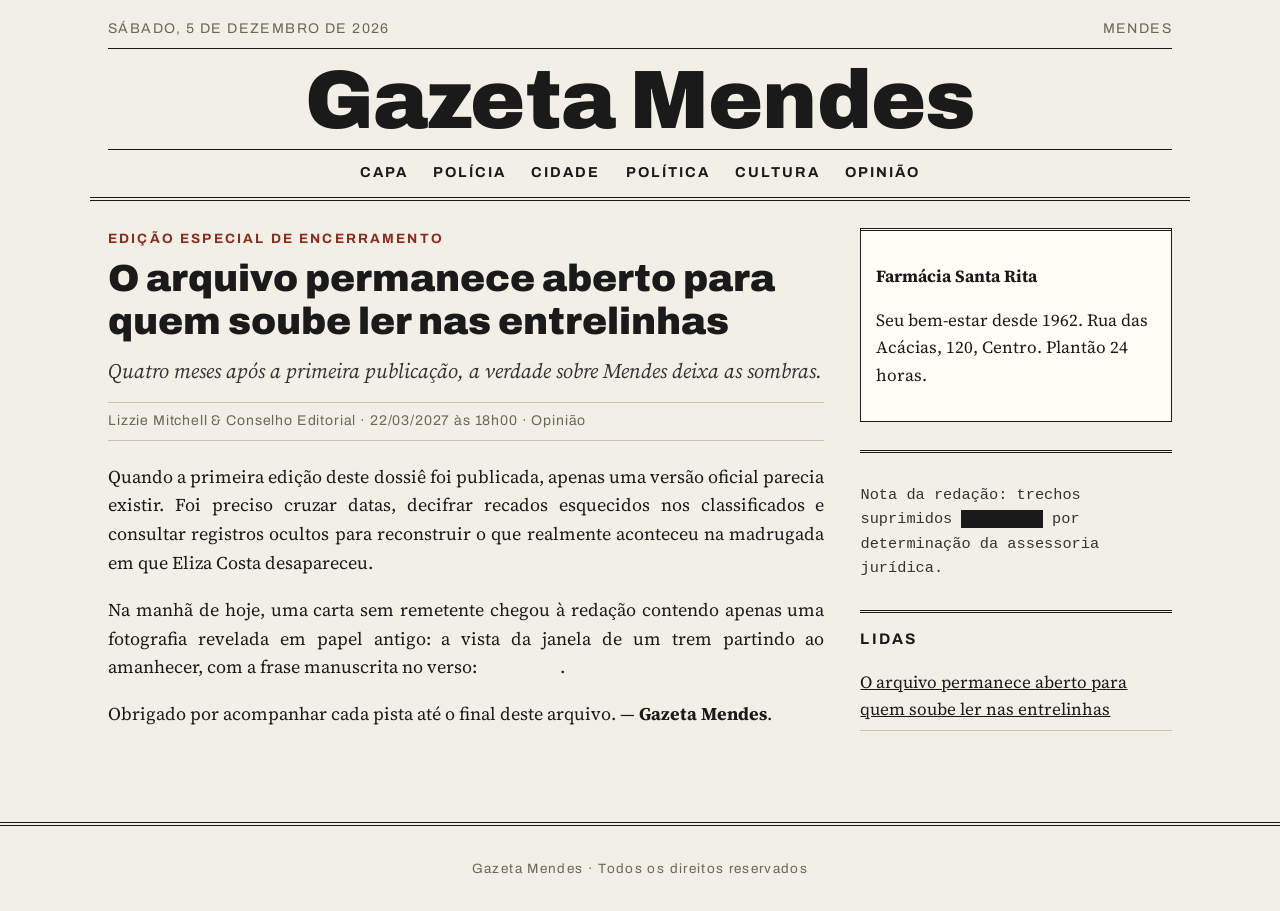
<file: index.html>
<!DOCTYPE html>
<html lang="pt-BR">
<head>
  <meta charset="UTF-8">
  <meta name="viewport" content="width=device-width, initial-scale=1">
  <title>Gazeta Mendes</title>
  <link rel="icon" href="data:image/svg+xml,%3Csvg xmlns='http://www.w3.org/2000/svg' viewBox='0 0 32 32'%3E%3Crect width='32' height='32' fill='%23111'/%3E%3Ctext x='16' y='22' font-size='18' text-anchor='middle' fill='%23f2efe6' font-family='serif'%3EG%3C/text%3E%3C/svg%3E">
  <link rel="preconnect" href="https://fonts.googleapis.com">
  <link rel="preconnect" href="https://fonts.gstatic.com" crossorigin>
  <link href="https://fonts.googleapis.com/css2?family=Archivo:wght@400;700;900&family=Source+Serif+4:ital,opsz,wght@0,8..60,400;0,8..60,700;1,8..60,400&display=swap" rel="stylesheet">
  <link rel="stylesheet" href="style.css">
</head>
<body>
  <div class="aviso-modo" id="aviso-modo" hidden>Modo de construção ativo</div>

  <header class="cabecalho-topo">
    <div class="faixa-data">
      <span id="hoje"></span>
      <span>MENDES</span>
    </div>
    <h1 class="nome">Gazeta Mendes</h1>
    <nav class="menu" aria-label="Seções do jornal">
      <a href="#m0">CAPA</a>
      <a href="#s-Polícia">POLÍCIA</a>
      <a href="#s-Cidade">CIDADE</a>
      <a href="#s-Política">POLÍTICA</a>
      <a href="#s-Cultura">CULTURA</a>
      <a href="#s-Opinião">OPINIÃO</a>
    </nav>
  </header>

  <div class="principal">
    <main>
      <article id="materia" aria-live="polite">
        <p class="aviso">Carregando edição…</p>
      </article>
    </main>

    <aside class="bloco-lateral">
      <section class="anuncio">
        <p><strong>Farmácia Santa Rita</strong></p>
        <p>Seu bem-estar desde 1962. Rua das Acácias, 120, Centro. Plantão 24 horas.</p>
      </section>

      <section class="rascunho">
        <p>Nota da redação: trechos suprimidos <span class="tarja">████████</span> por determinação da assessoria jurídica.</p>
      </section>

      <section>
        <h2>Lidas</h2>
        <ul id="lidas"></ul>
      </section>
    </aside>
  </div>

  <footer class="rodape">
    <p>Gazeta Mendes · Todos os direitos reservados</p>
  </footer>

  <script src="dados.js"></script>
  <script src="arg.js"></script>
  <script>
    if (/(^|[?&])(dev|teste)(&|=|$)/.test(location.search)) {
      document.getElementById("aviso-modo").hidden = false;
    }
  </script>
</body>
</html>
</file>
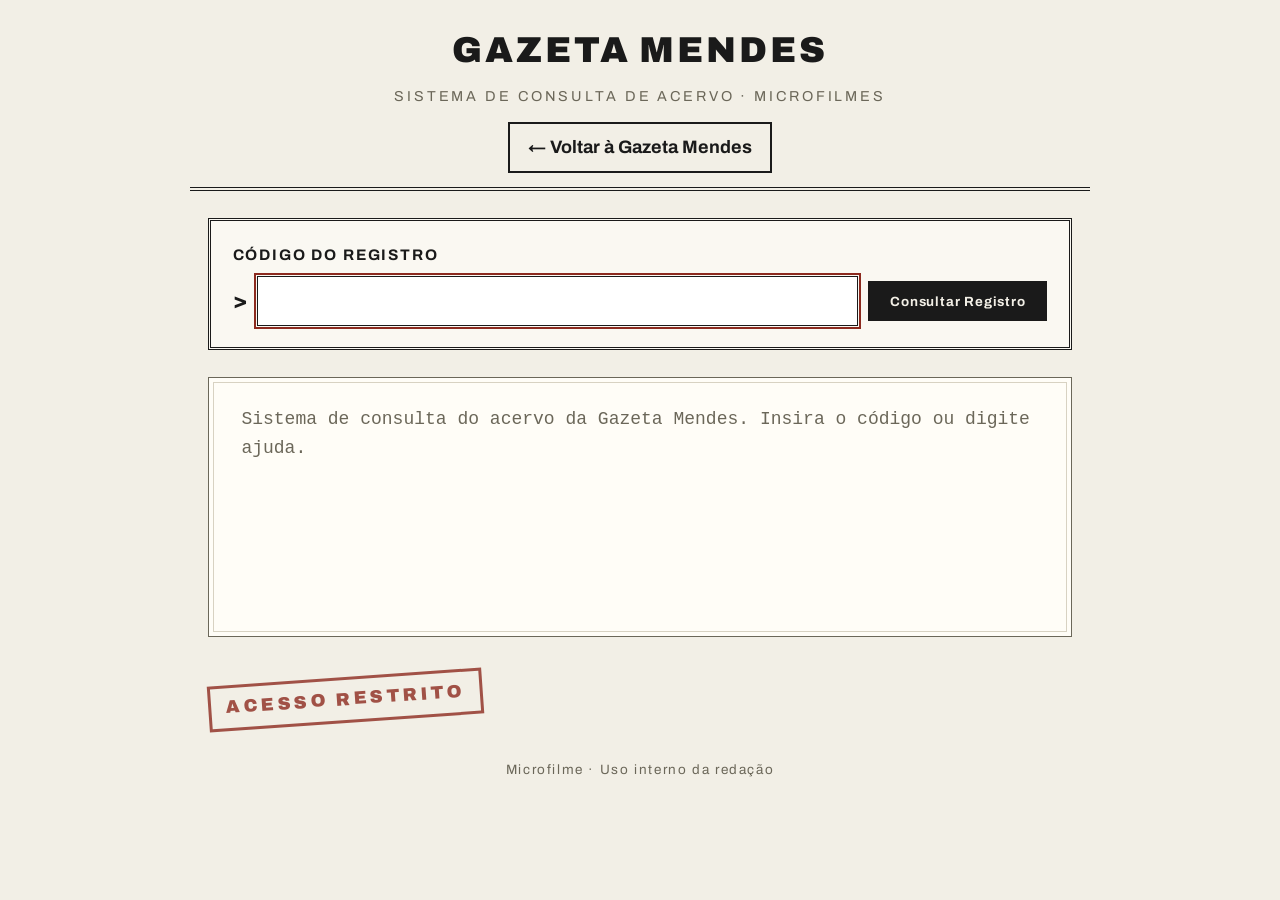
<file: terminal.html>
<!DOCTYPE html>
<html lang="pt-BR">
<head>
<meta charset="UTF-8">
<meta name="viewport" content="width=device-width, initial-scale=1">
<title>Acervo de Microfilmes · Gazeta Mendes</title>
<link rel="icon" href="data:image/svg+xml,%3Csvg xmlns='http://www.w3.org/2000/svg' viewBox='0 0 32 32'%3E%3Crect width='32' height='32' fill='%23111'/%3E%3Ctext x='16' y='22' font-size='18' text-anchor='middle' fill='%23f2efe6' font-family='serif'%3EG%3C/text%3E%3C/svg%3E">
<link rel="preconnect" href="https://fonts.googleapis.com">
<link rel="preconnect" href="https://fonts.gstatic.com" crossorigin>
<link href="https://fonts.googleapis.com/css2?family=Archivo:wght@400;700;900&family=Source+Serif+4:ital,opsz,wght@0,8..60,400;0,8..60,700;1,8..60,400&display=swap" rel="stylesheet">
<link rel="stylesheet" href="style.css">
<style>
:root{--papel:#f2efe6;--tinta:#1a1a1a;--cinza:#6b6759;--vermelho:#8c2a1f}
html,body{background:var(--papel);color:var(--tinta);margin:0;font-family:"Source Serif 4",Georgia,serif}
body.terminal{min-height:100vh}
.cabecalho-terminal{text-align:center;border-bottom:4px double var(--tinta);padding:1.2rem 1rem .8rem;max-width:900px;margin:0 auto}
.cabecalho-terminal .sigla{font-family:Archivo,sans-serif;font-weight:900;font-size:2rem;letter-spacing:.08em;margin:0}
.cabecalho-terminal .subtitulo{font-family:Archivo,sans-serif;font-size:.8rem;letter-spacing:.2em;color:var(--cinza);margin:.3rem 0 0}
.btn-voltar{display:inline-block;margin:.8rem 0 0;padding:.5rem 1rem;border:2px solid var(--tinta);font-family:Archivo,sans-serif;font-weight:700;color:var(--tinta);text-decoration:none;background:transparent}
.btn-voltar:hover,.btn-voltar:focus{background:var(--tinta);color:var(--papel)}
main.acervo{max-width:900px;margin:1.5rem auto;padding:0 1rem}
.caixa-busca{border:3px double var(--tinta);padding:1.2rem;background:#faf8f2}
.caixa-busca label{display:block;font-family:Archivo,sans-serif;font-weight:700;font-size:.85rem;letter-spacing:.12em;margin-bottom:.5rem}
.linha-entrada{display:flex;gap:.6rem;align-items:center;flex-wrap:wrap}
.linha-entrada span{font-family:Archivo,sans-serif;font-weight:900;font-size:1.2rem}
#linha{flex:1;min-width:200px;padding:.6rem .8rem;border:1px solid var(--tinta);background:#fff;font-family:"Source Serif 4",Georgia,serif;font-size:1.05rem;color:var(--tinta)}
#linha:focus{outline:2px solid var(--vermelho);outline-offset:1px}
.btn-consulta{padding:.6rem 1.1rem;border:2px solid var(--tinta);background:var(--tinta);color:var(--papel);font-family:Archivo,sans-serif;font-weight:700;letter-spacing:.06em;cursor:pointer}
.btn-consulta:hover{background:var(--vermelho);border-color:var(--vermelho)}
#tela{position:relative;margin-top:1.5rem;padding:1.5rem 1.8rem;min-height:260px;max-height:55vh;overflow-y:auto;background:#fffdf7;border:1px solid var(--cinza);box-shadow:inset 0 0 0 4px #fffdf7,inset 0 0 0 5px #d8d2c2;font-family:"Courier New",Courier,monospace;font-size:1rem;line-height:1.6;color:#2b2a26}
#tela .saida{white-space:pre-wrap;margin:0 0 .4rem}
#tela .saida:first-child{color:var(--cinza)}
.carimbo{display:inline-block;margin-top:1.2rem;padding:.3rem .8rem;border:3px solid var(--vermelho);color:var(--vermelho);font-family:Archivo,sans-serif;font-weight:900;letter-spacing:.2em;transform:rotate(-4deg);opacity:.8}
.rodape-acervo{text-align:center;font-family:Archivo,sans-serif;font-size:.75rem;letter-spacing:.12em;color:var(--cinza);margin:2rem 0 1rem}
</style>
</head>
<body class="terminal">
<header class="cabecalho-terminal">
  <p class="sigla">GAZETA MENDES</p>
  <p class="subtitulo">SISTEMA DE CONSULTA DE ACERVO · MICROFILMES</p>
  <a class="btn-voltar" href="index.html">← Voltar à Gazeta Mendes</a>
</header>
<main class="acervo">
  <section class="caixa-busca">
    <label for="linha">CÓDIGO DO REGISTRO</label>
    <form class="linha-entrada" autocomplete="off">
      <span aria-hidden="true">&gt;</span>
      <input id="linha" type="text" aria-label="Código do registro" autofocus spellcheck="false">
      <button class="btn-consulta" type="submit" name="acao" value="consultar">Consultar Registro</button>
    </form>
  </section>
  <div id="tela" role="log" aria-live="polite"></div>
  <p><span class="carimbo">ACESSO RESTRITO</span></p>
</main>
<p class="rodape-acervo">Microfilme · Uso interno da redação</p>
<script src="dados.js"></script>
<script src="arg.js"></script>
<script>
  var form = document.querySelector(".linha-entrada");
  var linha = document.getElementById("linha");
  form.addEventListener("submit", function (e) {
    e.preventDefault();
    if (e.submitter && e.submitter.name === "acao") {
      linha.dispatchEvent(new KeyboardEvent("keydown", { key: "Enter", bubbles: true }));
    }
  });
  document.getElementById("tela").addEventListener("click", function () {
    linha.focus();
  });
</script>
</body>
</html>
</file>
<file: style.css>
:root {
    --papel: #f2efe6;
    --tinta: #1a1a1a;
    --cinza: #6b6759;
    --vermelho: #8c2a1f;
    --linha: #c9c2ae;
  }
  
  * {
    box-sizing: border-box;
  }
  
  html, body {
    margin: 0;
    background: var(--papel);
    color: var(--tinta);
    font-family: "Source Serif 4", Georgia, serif;
    font-size: 18px;
    line-height: 1.6;
  }
  
  body {
    min-height: 100vh;
  }
  
  a {
    color: var(--vermelho);
  }
  
  [hidden] {
    display: none !important;
  }
  
  .aviso-modo {
    position: fixed;
    top: 0;
    left: 0;
    right: 0;
    background: var(--vermelho);
    color: #fff;
    text-align: center;
    font-family: Archivo, sans-serif;
    font-size: 0.8rem;
    letter-spacing: 0.12em;
    padding: 0.3rem;
    z-index: 10;
  }
  
  .cabecalho-topo {
    text-align: center;
    max-width: 1100px;
    margin: 0 auto;
    padding: 1rem 1rem 0;
    border-bottom: 4px double var(--tinta);
  }
  
  .faixa-data {
    display: flex;
    justify-content: space-between;
    font-family: Archivo, sans-serif;
    font-size: 0.78rem;
    letter-spacing: 0.1em;
    text-transform: uppercase;
    color: var(--cinza);
    border-bottom: 1px solid var(--tinta);
    padding-bottom: 0.4rem;
  }
  
  .nome {
    font-family: Archivo, sans-serif;
    font-weight: 900;
    font-size: clamp(2.6rem, 7vw, 4.6rem);
    letter-spacing: -0.01em;
    margin: 0.6rem 0 0.2rem;
    line-height: 1;
  }
  
  .menu {
    display: flex;
    justify-content: center;
    flex-wrap: wrap;
    gap: 1.4rem;
    border-top: 1px solid var(--tinta);
    padding: 0.6rem 0;
    margin-top: 0.4rem;
  }
  
  .menu a {
    font-family: Archivo, sans-serif;
    font-weight: 700;
    font-size: 0.8rem;
    letter-spacing: 0.14em;
    color: var(--tinta);
    text-decoration: none;
    padding-bottom: 2px;
  }
  
  .menu a:hover,
  .menu a:focus {
    border-bottom: 2px solid var(--vermelho);
    color: var(--vermelho);
  }
  
  .principal {
    max-width: 1100px;
    margin: 0 auto;
    padding: 1.5rem 1rem;
    display: grid;
    grid-template-columns: minmax(0, 2.3fr) minmax(220px, 1fr);
    gap: 2rem;
  }
  
  main {
    min-width: 0;
  }
  
  .kicker {
    font-family: Archivo, sans-serif;
    font-size: 0.75rem;
    font-weight: 700;
    letter-spacing: 0.16em;
    text-transform: uppercase;
    color: var(--vermelho);
    margin: 0 0 0.4rem;
  }
  
  .titulo {
    font-family: Archivo, sans-serif;
    font-weight: 900;
    font-size: 2.1rem;
    line-height: 1.15;
    margin: 0 0 0.6rem;
  }
  
  .deck {
    font-style: italic;
    font-size: 1.15rem;
    color: #333;
    margin: 0 0 0.8rem;
  }
  
  .meta {
    font-family: Archivo, sans-serif;
    font-size: 0.78rem;
    letter-spacing: 0.06em;
    color: var(--cinza);
    border-top: 1px solid var(--linha);
    border-bottom: 1px solid var(--linha);
    padding: 0.4rem 0;
    margin: 0 0 1.2rem;
  }
  
  .aviso {
    font-style: italic;
    color: var(--cinza);
  }
  
  .corpo p {
    margin: 0 0 1rem;
    text-align: justify;
    hyphens: auto;
  }
  
  .corpo blockquote {
    margin: 1.2rem 2rem;
    padding-left: 1rem;
    border-left: 3px solid var(--vermelho);
    font-style: italic;
  }
  
  .corpo table {
    width: 100%;
    border-collapse: collapse;
    margin: 1rem 0;
    font-size: 0.95rem;
  }
  
  .corpo th,
  .corpo td {
    border: 1px solid var(--linha);
    padding: 0.4rem 0.6rem;
    text-align: left;
  }
  
  .corpo th {
    background: #e7e2d3;
    font-family: Archivo, sans-serif;
    font-size: 0.8rem;
    letter-spacing: 0.05em;
  }
  
  .corpo ul,
  .corpo ol {
    margin: 0 0 1rem 1.4rem;
  }
  
  .corpo figure {
    margin: 1.4rem 0;
    padding: 10px;
    background: #faf8f2;
    border: 1px solid var(--linha);
  }
  
  .corpo figure img {
    display: block;
    width: 100%;
    height: auto;
    filter: grayscale(1) sepia(0.35) contrast(1.18) brightness(0.94);
    border: 1px solid var(--tinta);
  }
  
  .corpo figcaption {
    font-family: Archivo, sans-serif;
    font-size: 0.78rem;
    color: var(--cinza);
    border-left: 2px solid var(--tinta);
    padding-left: 0.5rem;
    margin-top: 0.4rem;
  }
  
  .selecione {
    color: transparent;
  }
  
  .selecione::selection {
    color: var(--vermelho);
    background: #e8d9b5;
  }
  
  .sussurro {
    position: relative;
    border-bottom: 1px dotted var(--cinza);
    cursor: help;
  }
  
  .sussurro::after {
    content: attr(data-pista);
    position: absolute;
    left: 0;
    bottom: 100%;
    white-space: nowrap;
    background: var(--tinta);
    color: var(--papel);
    font-family: Archivo, sans-serif;
    font-size: 0.72rem;
    letter-spacing: 0.06em;
    padding: 0.2rem 0.45rem;
    opacity: 0;
    pointer-events: none;
    transition: opacity 0.15s;
  }
  
  .sussurro:hover::after,
  .sussurro:focus::after,
  .sussurro.revelado::after {
    opacity: 1;
  }
  
  [data-clique] {
    cursor: pointer;
    border-bottom: 1px dashed var(--vermelho);
  }
  
  [data-clique]:focus {
    outline: 2px solid var(--vermelho);
    outline-offset: 2px;
  }
  
  [data-clique].revelado {
    background: #e8d9b5;
  }
  
  [data-clique].revelado::after {
    content: " [" attr(data-pista) "]";
    color: var(--vermelho);
    font-family: Archivo, sans-serif;
    font-size: 0.85em;
    font-weight: 700;
  }
  
  .tarja {
    background: var(--tinta);
    color: var(--tinta);
    user-select: none;
    padding: 0 4px;
  }
  
  .bloco-lateral {
    font-size: 0.95rem;
  }
  
  .bloco-lateral section {
    border-top: 3px double var(--tinta);
    padding-top: 0.8rem;
    margin-bottom: 1.6rem;
  }
  
  .bloco-lateral h2 {
    font-family: Archivo, sans-serif;
    font-size: 0.85rem;
    letter-spacing: 0.14em;
    text-transform: uppercase;
    margin: 0 0 0.6rem;
  }
  
  .anuncio {
    background: #fffdf5;
    border: 1px solid var(--tinta);
    padding: 0.8rem;
  }
  
  .rascunho {
    font-family: "Courier New", monospace;
    font-size: 0.85rem;
    color: #333;
  }
  
  #lidas {
    list-style: none;
    padding: 0;
    margin: 0;
  }
  
  #lidas li {
    border-bottom: 1px solid var(--linha);
    padding: 0.35rem 0;
  }
  
  #lidas a {
    color: var(--tinta);
  }
  
  .secao {
    list-style: none;
    padding: 0;
  }
  
  .secao li {
    border-bottom: 1px solid var(--linha);
    padding: 0.6rem 0;
  }
  
  .rodape {
    text-align: center;
    font-family: Archivo, sans-serif;
    font-size: 0.75rem;
    letter-spacing: 0.1em;
    color: var(--cinza);
    border-top: 4px double var(--tinta);
    margin-top: 2rem;
    padding: 1rem;
  }
  
  body.terminal {
    min-height: 100vh;
  }
  
  .cabecalho-terminal {
    text-align: center;
    border-bottom: 4px double var(--tinta);
    padding: 1.2rem 1rem 0.8rem;
    max-width: 900px;
    margin: 0 auto;
  }
  
  .sigla {
    font-family: Archivo, sans-serif;
    font-weight: 900;
    font-size: 2rem;
    letter-spacing: 0.08em;
    margin: 0;
  }
  
  .subtitulo {
    font-family: Archivo, sans-serif;
    font-size: 0.8rem;
    letter-spacing: 0.2em;
    color: var(--cinza);
    margin: 0.3rem 0 0;
  }
  
  .btn-voltar {
    display: inline-block;
    margin: 0.8rem 0 0;
    padding: 0.5rem 1rem;
    border: 2px solid var(--tinta);
    font-family: Archivo, sans-serif;
    font-weight: 700;
    color: var(--tinta);
    text-decoration: none;
    background: transparent;
  }
  
  .btn-voltar:hover,
  .btn-voltar:focus {
    background: var(--tinta);
    color: var(--papel);
  }
  
  main.acervo {
    max-width: 900px;
    margin: 1.5rem auto;
    padding: 0 1rem;
  }
  
  .caixa-busca {
    border: 3px double var(--tinta);
    padding: 1.2rem;
    background: #faf8f2;
  }
  
  .caixa-busca label {
    display: block;
    font-family: Archivo, sans-serif;
    font-weight: 700;
    font-size: 0.85rem;
    letter-spacing: 0.12em;
    margin-bottom: 0.5rem;
  }
  
  .linha-entrada {
    display: flex;
    gap: 0.6rem;
    align-items: center;
    flex-wrap: wrap;
  }
  
  .linha-entrada span {
    font-family: Archivo, sans-serif;
    font-weight: 900;
    font-size: 1.2rem;
  }
  
  #linha {
    flex: 1;
    min-width: 200px;
    padding: 0.6rem 0.8rem;
    border: 1px solid var(--tinta);
    background: #fff;
    font-family: "Source Serif 4", Georgia, serif;
    font-size: 1.05rem;
    color: var(--tinta);
  }
  
  #linha:focus {
    outline: 2px solid var(--vermelho);
    outline-offset: 1px;
  }
  
  .btn-consulta {
    padding: 0.6rem 1.1rem;
    border: 2px solid var(--tinta);
    background: var(--tinta);
    color: var(--papel);
    font-family: Archivo, sans-serif;
    font-weight: 700;
    letter-spacing: 0.06em;
    cursor: pointer;
  }
  
  .btn-consulta:hover {
    background: var(--vermelho);
    border-color: var(--vermelho);
  }
  
  #tela {
    margin-top: 1.5rem;
    padding: 1.5rem 1.8rem;
    min-height: 260px;
    max-height: 55vh;
    overflow-y: auto;
    background: #fffdf7;
    border: 1px solid var(--cinza);
    box-shadow: inset 0 0 0 4px #fffdf7, inset 0 0 0 5px #d8d2c2;
    font-family: "Courier New", Courier, monospace;
    font-size: 1rem;
    line-height: 1.6;
    color: #2b2a26;
  }
  
  #tela .saida {
    white-space: pre-wrap;
    margin: 0 0 0.4rem;
  }
  
  #tela .eco {
    color: var(--cinza);
  }
  
  .carimbo {
    display: inline-block;
    margin-top: 1.2rem;
    padding: 0.3rem 0.8rem;
    border: 3px solid var(--vermelho);
    color: var(--vermelho);
    font-family: Archivo, sans-serif;
    font-weight: 900;
    letter-spacing: 0.2em;
    transform: rotate(-4deg);
    opacity: 0.8;
  }
  
  .rodape-acervo {
    text-align: center;
    font-family: Archivo, sans-serif;
    font-size: 0.75rem;
    letter-spacing: 0.12em;
    color: var(--cinza);
    margin: 2rem 0 1rem;
  }
  
  @media (max-width: 800px) {
    .principal {
      grid-template-columns: 1fr;
    }
    .titulo {
      font-size: 1.7rem;
    }
  }
</file>
